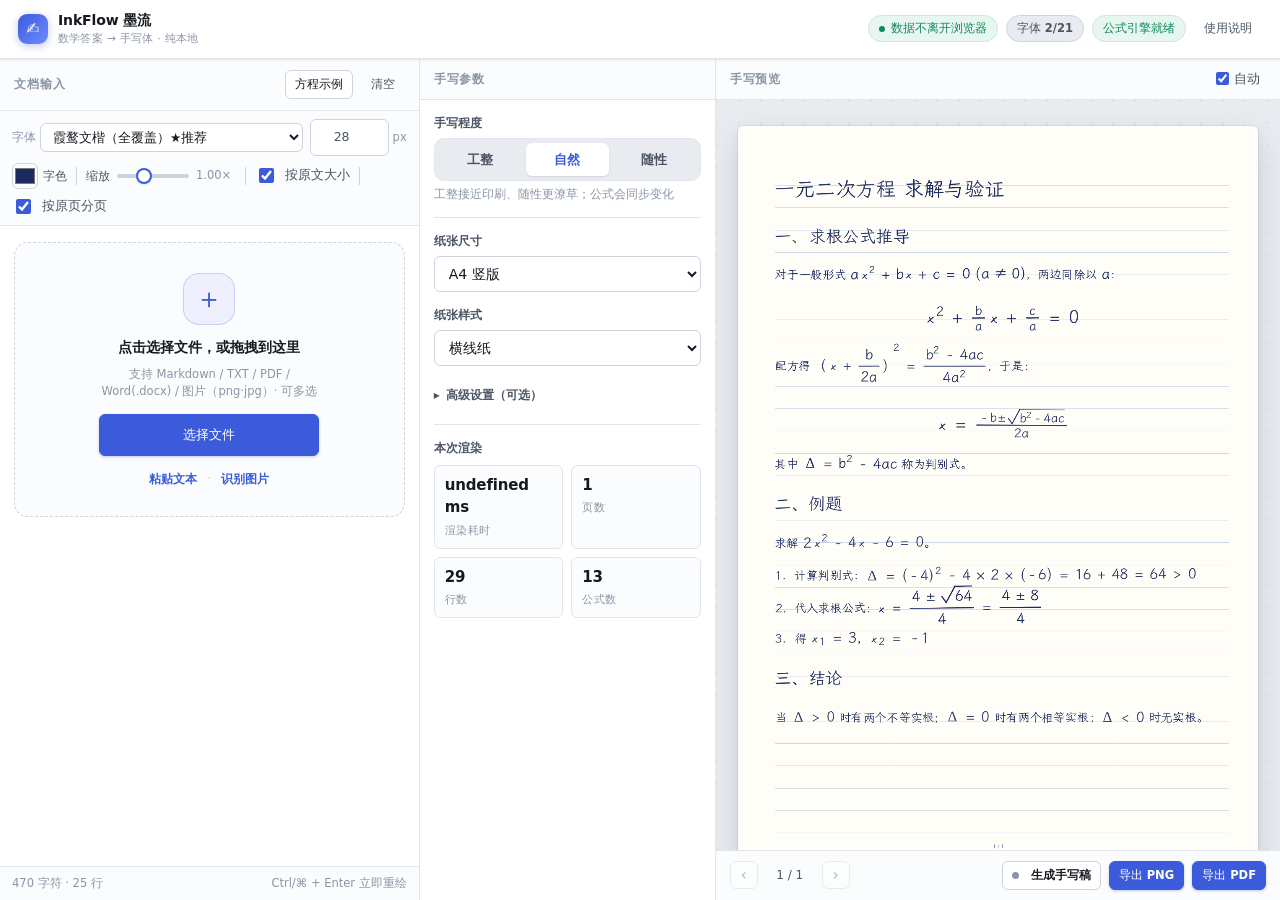
<file: index.html>
<!doctype html>
<html lang="zh-CN">
<head>
<meta charset="utf-8">
<meta name="viewport" content="width=device-width,initial-scale=1">
<title>InkFlow 墨流 · 数学答案转手写体</title>
<meta name="description" content="把数学/学科答案文档一键转成逼真手写体。纯浏览器本地处理，不上传、不存储、刷新即清空。">
<link rel="stylesheet" href="css/style.css">
</head>
<body>
<div class="app">

  <!-- ============ 顶栏 ============ -->
  <header class="topbar">
    <div class="brand">
      <span class="logo" aria-hidden="true">✍</span>
      <span>InkFlow 墨流<small>数学答案 → 手写体 · 纯本地</small></span>
    </div>
    <div class="badges">
      <span class="badge ok" title="本页不发起任何网络请求，不写入本地存储"><span class="dot"></span>数据不离开浏览器</span>
      <span class="badge neutral" id="fontBadge">字体加载中…</span>
      <span class="badge neutral" id="mathBadge">公式引擎加载中…</span>
      <button class="btn ghost sm" id="showHelp" type="button">使用说明</button>
    </div>
  </header>

  <div class="main">

    <!-- ============ 左：输入 ============ -->
    <section class="col" id="dropzone">
      <div class="col-head">
        <h2>文档输入</h2>
        <div class="btn-row" style="margin-left:auto">
          <button class="btn sm" id="loadDemo" type="button">方程示例</button>
          <button class="btn sm ghost" id="clearAll" type="button">清空</button>
        </div>
      </div>

      <!-- WPS 式工具栏（对应「开始」选项卡）：两行分组，整齐不溢出 -->
      <div class="input-toolbar">
        <div class="tb-row">
          <span class="font-field" id="fontField">
            <span class="font-lbl">字体</span>
            <select id="fontUnify" class="font-select" aria-label="手写字体" title="全篇（中文 / 英文 / 数字 / 公式）同一款手写字体；字号仍按原文层级"></select>
          </span>
          <label class="tool-size" title="字号">
            <input type="number" id="fontSize" class="font-size-input" min="12" max="96" step="1" value="28" aria-label="字号">
            <span class="tool-size-unit">px</span>
          </label>
        </div>
        <div class="tb-row">
          <label class="fmt-color" title="字色">
            <input type="color" id="textColor" value="#1b2a5e">
            <span>字色</span>
          </label>
          <span class="tool-sep" aria-hidden="true"></span>
          <label class="fmt-slider" title="文字缩放">
            <span>缩放</span>
            <input type="range" id="textScale" min="0.7" max="1.6" step="0.05" value="1">
            <output id="textScaleOut">1.00×</output>
          </label>
          <span class="tool-sep" aria-hidden="true"></span>
          <label class="checkline sfs-toggle" title="按 PDF / Word 原文的各级字号转写：标题大、正文中、脚注小；关闭则全文统一字号">
            <input type="checkbox" id="sizeFromSource" checked> 按原文大小
          </label>
          <span class="tool-sep" aria-hidden="true"></span>
          <label class="checkline sfs-toggle" title="多页 PDF / Word：右侧转写按原文档页码排序布局（每页从新纸张顶部开始）；关闭则多页内容连续排布">
            <input type="checkbox" id="pageAnchor" checked> 按原页分页
          </label>
        </div>
      </div>

      <div class="import-status" id="importStatus" hidden></div>

      <!-- 导入页：空态 = 拖放卡片；有文档 = 文档列表（可依次切换 + 继续添加） -->
      <div class="import-view" id="importView">

        <!-- 空态：尚无文档 -->
        <div class="dropzone-card" id="dropCard" role="button" tabindex="0"
             aria-label="点击选择文件，或把文件拖到这里">
          <div class="dropzone-ico" aria-hidden="true">＋</div>
          <div class="dropzone-title">点击选择文件，或拖拽到这里</div>
          <div class="dropzone-sub" id="importHint">支持 Markdown / TXT / PDF / Word(.docx) / 图片（png·jpg）· 可多选</div>
          <button class="btn primary dropzone-btn" id="importFile" type="button">选择文件</button>
          <div class="dropzone-actions">
            <button class="link-btn" id="importPaste" type="button">粘贴文本</button>
            <span class="dot-sep" aria-hidden="true">·</span>
            <button class="link-btn" id="importImage" type="button">识别图片</button>
          </div>
        </div>

        <!-- 列表态：已有文档（含批量队列） -->
        <div class="queue-panel" id="queuePanel" hidden>
          <div class="queue-head">
            <span class="queue-head-title">文档列表</span>
            <span class="queue-head-hint">已导入 <b id="queueCount">0</b> 篇 · 点某篇即可切换预览</span>
            <button class="btn sm primary queue-add" id="queueAdd" type="button" title="继续添加文件">＋ 添加</button>
          </div>
          <div class="queue-bar">
            <button class="btn sm primary" id="queueRun" type="button">全部转写</button>
            <button class="btn sm" id="queueStop" type="button" disabled>停止</button>
            <span class="import-sep" aria-hidden="true"></span>
            <label class="auto-toggle"><input type="checkbox" id="queueAll"> 全选</label>
            <button class="btn sm" id="queueExport" type="button">导出选中</button>
            <button class="btn sm ghost" id="queueClear" type="button">清空</button>
          </div>
          <div class="queue-progress" id="queueProgress" hidden>
            <div class="qbar"><span id="queueBarFill"></span></div>
            <div class="qhint" id="queueHint">—</div>
          </div>
          <ul class="queue-list" id="queueList" aria-label="待转写文档"></ul>
          <div class="drop-hint" id="dropHint">拖拽文件到此处可继续添加</div>
        </div>
      </div>

      <input type="file" id="fileInput" class="sr-only" multiple
             accept=".md,.markdown,.txt,.text,.pdf,.docx,.png,.jpg,.jpeg,.webp,.bmp">

      <!-- 文档信息（原编辑器位置；编辑器已移除，仅保留只读统计） -->
      <div class="doc-info">
        <span id="counts">0 字符 · 0 行</span>
        <span class="spacer"></span>
        <span class="doc-info-hint">Ctrl/⌘ + Enter 立即重绘</span>
      </div>
    </section>

    <!-- ============ 中：参数 ============ -->
    <section class="col">
      <div class="col-head"><h2>手写参数</h2></div>
      <div class="col-body">

        <!-- 手写程度：三档 -->
        <div class="field">
          <label>手写程度</label>
          <div class="seg" role="group" aria-label="手写程度">
            <button type="button" class="seg-btn" data-hand="neat" aria-pressed="false">工整</button>
            <button type="button" class="seg-btn" data-hand="normal" aria-pressed="true">自然</button>
            <button type="button" class="seg-btn" data-hand="casual" aria-pressed="false">随性</button>
          </div>
          <div class="hint">工整接近印刷、随性更潦草；公式会同步变化</div>
        </div>

        <div class="divider"></div>

        <div class="field">
          <label for="pageSize">纸张尺寸</label>
          <select id="pageSize">
            <option value="a4">A4 竖版</option>
            <option value="a4l">A4 横版</option>
            <option value="letter">Letter</option>
            <option value="square">方形</option>
          </select>
        </div>

        <div class="field">
          <label for="paper">纸张样式</label>
          <select id="paper">
            <option value="ruled">横线纸</option>
            <option value="plain">白纸</option>
            <option value="grid">方格纸</option>
            <option value="mi">米字格</option>
            <option value="kraft">牛皮纸</option>
            <option value="letter">信纸</option>
          </select>
        </div>

        <!-- 高级：默认折叠 -->
        <details class="adv">
          <summary>高级设置（可选）</summary>
          <div style="padding-top:10px">

            <div class="field">
              <label for="customFont">自定义字体</label>
              <input type="file" id="customFont" accept=".ttf,.otf,.woff,.woff2">
              <div class="hint" id="customFontHint">载入本机 ttf/otf 字体，仅本地读取</div>
            </div>

            <div class="field">
              <label for="lineHeight">行距</label>
              <input type="range" id="lineHeight" min="1.2" max="3.4" step="0.05" value="1.9">
              <div class="field-label"><span class="hint">相对字号的倍数</span><output id="lineHeightOut"></output></div>
            </div>

            <div class="field">
              <label for="letterSpacing">字距</label>
              <input type="range" id="letterSpacing" min="0" max="4" step="0.1" value="0.3">
              <div class="field-label"><span class="hint">额外字间距（px）</span><output id="letterSpacingOut"></output></div>
            </div>

            <div class="field">
              <label for="formulaScale">公式大小</label>
              <input type="range" id="formulaScale" min="0.7" max="1.7" step="0.05" value="1">
              <div class="field-label"><span class="hint">已按字体自动匹配，可再微调</span><output id="formulaScaleOut"></output></div>
            </div>

            <div class="field">
              <label for="inkColor">墨水颜色</label>
              <input type="color" id="inkColor" value="#1b2a5e">
            </div>

            <div class="field">
              <label for="inkAmount">墨量</label>
              <input type="range" id="inkAmount" min="0.3" max="1" step="0.01" value="0.93">
              <div class="field-label"><span class="hint">整体浓淡</span><output id="inkAmountOut"></output></div>
            </div>

            <div class="field">
              <label for="margin">页边距</label>
              <input type="range" id="margin" min="40" max="170" step="2" value="88">
              <div class="field-label"><span class="hint">四周留白</span><output id="marginOut"></output></div>
            </div>

            <div class="field">
              <label for="headerText">页眉文字</label>
              <input type="text" id="headerText" placeholder="如：第 3 次作业" maxlength="60">
            </div>
            <label class="checkline"><input type="checkbox" id="showHeader" checked> 显示页眉</label>
            <label class="checkline"><input type="checkbox" id="showDate"> 页眉右侧显示日期</label>
            <label class="checkline"><input type="checkbox" id="showFooter" checked> 显示页码</label>
            <label class="checkline"><input type="checkbox" id="showTotalPages" checked> 页码显示总页数</label>

            <div class="field" style="margin-top:10px">
              <label for="seed">随机种子</label>
              <div style="display:flex;gap:8px">
                <input type="number" id="seed" value="20240517" min="0" step="1">
                <button class="btn sm" id="reseed" type="button">换一批</button>
              </div>
              <div class="hint">同一种子 → 完全相同的排版</div>
            </div>

            <div class="divider"></div>
            <details class="adv" style="margin-top:4px">
              <summary>微调手写抖动</summary>
              <div style="padding-top:10px">
                <div class="field">
                  <label for="jitter">抖动强度</label>
                  <input type="range" id="jitter" min="0" max="4" step="0.05" value="1.1">
                  <div class="field-label"><span class="hint">每个字的位置随机偏移</span><output id="jitterOut"></output></div>
                </div>
                <div class="field">
                  <label for="rotateDeg">字形倾斜</label>
                  <input type="range" id="rotateDeg" min="0" max="3" step="0.05" value="0.55">
                  <div class="field-label"><span class="hint">单字旋转幅度</span><output id="rotateDegOut"></output></div>
                </div>
                <div class="field">
                  <label for="sizeVary">字号变化</label>
                  <input type="range" id="sizeVary" min="0" max="0.12" step="0.005" value="0.02">
                  <div class="field-label"><span class="hint">大小不一的自然感</span><output id="sizeVaryOut"></output></div>
                </div>
                <div class="field">
                  <label for="baselineDrift">基线漂移</label>
                  <input type="range" id="baselineDrift" min="0" max="4" step="0.1" value="0.7">
                  <div class="field-label"><span class="hint">整行上下起伏</span><output id="baselineDriftOut"></output></div>
                </div>
                <div class="field">
                  <label for="formulaHand">公式手写度</label>
                  <input type="range" id="formulaHand" min="0" max="1" step="0.05" value="0.5">
                  <div class="field-label"><span class="hint">公式字形的抖动幅度</span><output id="formulaHandOut"></output></div>
                </div>
              </div>
            </details>

          </div>
        </details>

        <div class="divider"></div>
        <div class="field-label" style="margin-bottom:8px">本次渲染</div>
        <div class="stats" id="stats"><div class="stat"><b>—</b><span>等待输入</span></div></div>

      </div>
    </section>

    <!-- ============ 右：预览 ============ -->
    <section class="col preview-col">
      <div class="col-head">
        <h2>手写预览</h2>
        <div class="head-actions" style="margin-left:auto">
          <span class="badge neutral" id="busy" style="display:none">渲染中…</span>
          <label class="auto-toggle" title="关闭后：改动参数不会自动重绘，需点「生成手写稿」">
            <input type="checkbox" id="autoRender" checked> 自动
          </label>
        </div>
      </div>

      <div class="preview-stage" id="stage"></div>
      <div class="preview-empty" id="empty">
        <div class="pe-ico" aria-hidden="true">📄</div>
        <div class="pe-title">还没有内容</div>
        <div class="pe-sub">在左侧导入文档，这里会实时出现手写效果</div>
        <div class="pe-hint">公式用 <code>$...$</code> 或 <code>$$...$$</code> 包裹</div>
      </div>

      <div class="preview-foot">
        <div class="pager" role="group" aria-label="翻页">
          <button class="icon-btn" id="prevPage" type="button" aria-label="上一页">‹</button>
          <span class="page-ind" id="pageInd">0 / 0</span>
          <button class="icon-btn" id="nextPage" type="button" aria-label="下一页">›</button>
        </div>
        <span class="spacer"></span>
        <button class="btn sm" id="regenerate" type="button" title="立即按当前参数重新生成（Ctrl/⌘ + Enter）">
          <span class="regen-dot" aria-hidden="true"></span>生成手写稿
        </button>
        <button class="btn sm primary" id="exportPng" type="button">导出 PNG</button>
        <button class="btn sm primary" id="exportPdf" type="button">导出 PDF</button>
      </div>
    </section>

  </div>
</div>

<div id="toasts" aria-live="polite"></div>
<div id="ocrHost" aria-hidden="true" style="position:absolute;left:-99999px;top:0;width:1px;height:1px;overflow:hidden"></div>

<!-- ============ 帮助 ============ -->
<dialog id="helpDlg">
  <div class="dlg-head">使用说明</div>
  <div class="dlg-body">
    <p><b>三步出结果</b></p>
    <p>1. 左侧导入 PDF / Word / 图片 / TXT / Markdown（可多选，也可整块拖入）；<br>
       2. 公式用 <code>$...$</code>（行内）或 <code>$$...$$</code>（独立成行）；<br>
       3. 右侧实时预览，满意后点「导出 PNG / PDF」。</p>
    <div class="divider"></div>
    <p><b>单篇与批量</b></p>
    <p>导入<b>一个</b>文件 → 直接出稿；导入<b>多个</b>文件 → 自动组成「批量队列」，逐个转写并缓存（不刷新即可随时点看），勾选后可一次批量导出。无需手动切换。</p>
    <div class="divider"></div>
    <p><b>按原文大小转写</b></p>
    <p>默认按 PDF / Word 里<b>原本的字号层级</b>转写：大标题更大、正文正常、脚注更小，而不是全文统一字号。想统一字号时，关闭左栏的「按原文大小」开关即可。</p>
    <div class="divider"></div>
    <p><b>字体（全篇统一）</b></p>
    <p>工具栏的<b>「字体」</b>下拉选一款手写字体，<b>中文、英文、数字、公式符号都用这一款</b>，全篇笔迹统一。字体都是中文字形与拉丁/数字字形兼顾的手写体；字号仍按原文层级（标题大、正文小），不受字体影响。</p>
    <div class="divider"></div>
    <p><b>支持哪些公式？</b></p>
    <p>由 MathJax 渲染，支持分数、根号、上下标、求和、积分、矩阵、希腊字母等几乎全部 LaTeX 数学语法。</p>
    <div class="divider"></div>
    <p><b>关于隐私</b></p>
    <p>本页<b>没有服务器</b>：所有计算都在你的浏览器里完成，内容不会上传，也不写入本地存储；关闭或刷新页面即彻底消失。</p>
    <div class="divider"></div>
    <p><b>小技巧</b></p>
    <p>· 想更「手写」一点：把<b>手写程度</b>调到「随性」，或调高<b>抖动强度</b>与<b>基线漂移</b>；<br>
       · 想更工整：手写程度选「工整」，再把抖动降到 0.3 以下；<br>
       · 字体默认 <b>Zen 圆珠笔手写</b>（推荐）；「字体」下拉里的每一款都同时覆盖中文与英文/数字，选一款即全篇统一；<br>
       · 公式会跟随所选字体一起手写化，字号已按层级自动匹配；<br>
       · 换随机种子可以得到完全不同的一版排版。</p>
  </div>
  <div class="dlg-foot"><button class="btn primary" id="helpClose" type="button">知道了</button></div>
</dialog>

<!-- ============ 脚本（全部本地，经典脚本以兼容 file://） ============ -->
<!-- 首屏只需：公式引擎 + 轻量本地模块。重型导入/OCR 组件按需懒加载，避免拖慢首屏。 -->
<script src="vendor/mathjax/tex-svg.js"></script>
<script src="js/loader.js"></script>
<script src="js/prng.js"></script>
<script src="js/parser.js"></script>
<script src="js/mathrender.js"></script>
<script src="js/paper.js"></script>
<script src="js/renderer.js"></script>
<script src="js/exporter.js"></script>
<script src="js/importers.js"></script>
<script src="js/queue.js"></script>
<script src="js/samples.js"></script>
<script src="js/app.js"></script>
</body>
</html>
</file>
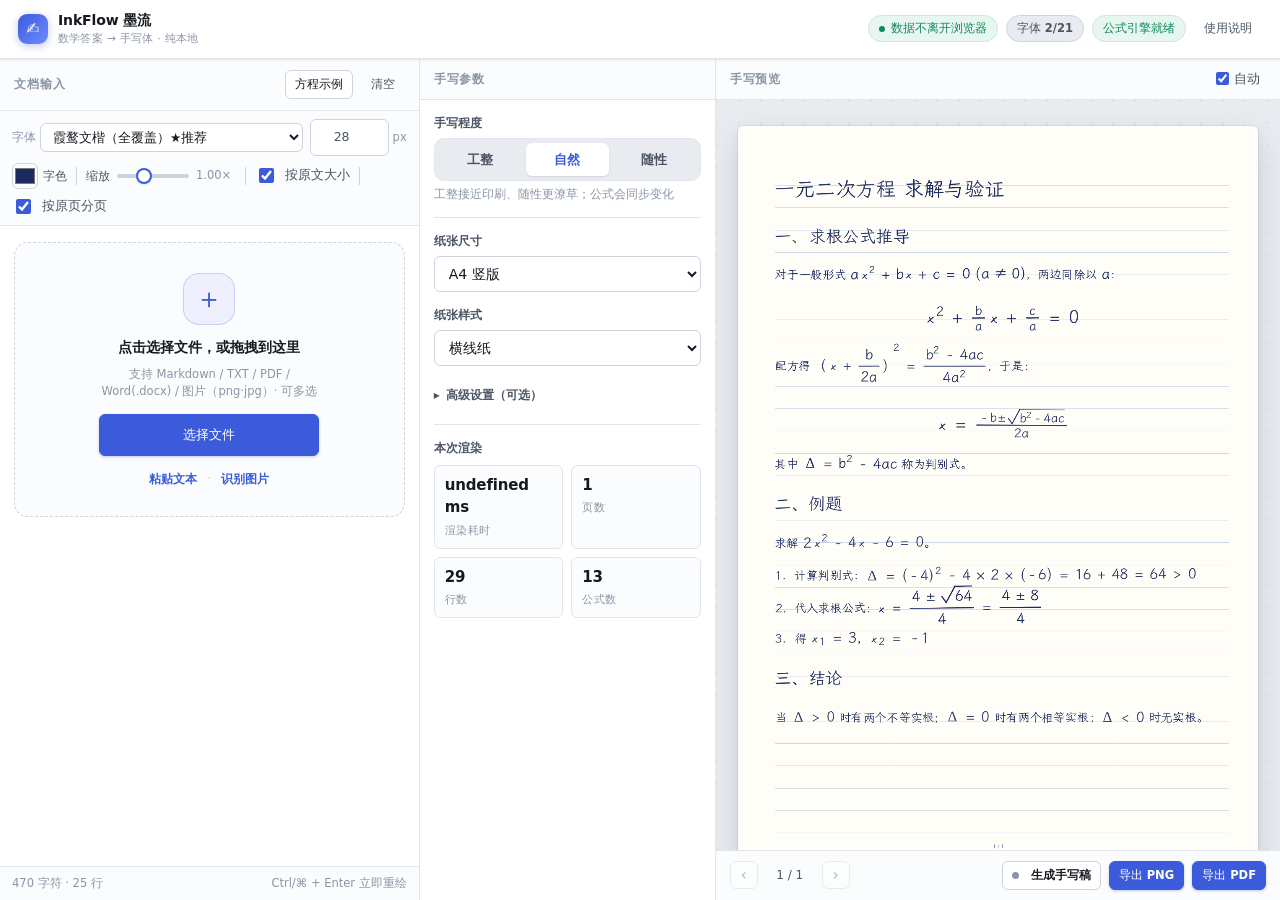
<file: tests/e2e.html>
<!doctype html>
<html lang="zh-CN">
<head>
<meta charset="utf-8">
<meta name="viewport" content="width=device-width,initial-scale=1">
<title>InkFlow 墨流 · 数学答案转手写体</title>
<meta name="description" content="把数学/学科答案文档一键转成逼真手写体。纯浏览器本地处理，不上传、不存储、刷新即清空。">
<script>
window.__NET = { fetch: 0, xhr: 0, beacon: 0, ws: 0 };
var _f = window.fetch; window.fetch = function(){ window.__NET.fetch++; return Promise.reject(new Error('blocked')); };
var _o = XMLHttpRequest.prototype.open; XMLHttpRequest.prototype.open = function(){ window.__NET.xhr++; return _o.apply(this, arguments); };
var _W = window.WebSocket; window.WebSocket = function(){ window.__NET.ws++; throw new Error('blocked'); };
window.__STORE = { local: 0, session: 0 };
['localStorage','sessionStorage'].forEach(function(k){ try { var sp=Object.getPrototypeOf(window[k]); var s=sp.setItem; sp.setItem=function(){ window.__STORE[k==='localStorage'?'local':'session']++; return s.apply(this,arguments); }; } catch(e){} });
window.__ERRORS = [];
window.addEventListener('error', function(e){ window.__ERRORS.push(String(e.message)); });
window.addEventListener('unhandledrejection', function(e){ window.__ERRORS.push('rej: '+String(e.reason)); });
window.__DOWNLOADS = [];
var _click = HTMLAnchorElement.prototype.click;
HTMLAnchorElement.prototype.click = function(){ if (this.download) window.__DOWNLOADS.push({ name: this.download }); };
var _disp = HTMLAnchorElement.prototype.dispatchEvent;
HTMLAnchorElement.prototype.dispatchEvent = function(ev){ if (this.download) window.__DOWNLOADS.push({ name: this.download }); return _disp.apply(this, arguments); };
</script>
<link rel="stylesheet" href="../css/style.css">
</head>
<body>
<div class="app">

  <!-- ============ 顶栏 ============ -->
  <header class="topbar">
    <div class="brand">
      <span class="logo" aria-hidden="true">✍</span>
      <span>InkFlow 墨流<small>数学答案 → 手写体 · 纯本地</small></span>
    </div>
    <div class="badges">
      <span class="badge ok" title="本页不发起任何网络请求，不写入本地存储"><span class="dot"></span>数据不离开浏览器</span>
      <span class="badge neutral" id="fontBadge">字体加载中…</span>
      <span class="badge neutral" id="mathBadge">公式引擎加载中…</span>
      <button class="btn ghost sm" id="showHelp" type="button">使用说明</button>
    </div>
  </header>

  <div class="main">

    <!-- ============ 左：输入 ============ -->
    <section class="col" id="dropzone">
      <div class="col-head">
        <h2>文档输入</h2>
        <div class="btn-row" style="margin-left:auto">
          <button class="btn sm" id="loadDemo" type="button">方程示例</button>
          <button class="btn sm ghost" id="clearAll" type="button">清空</button>
        </div>
      </div>

      <!-- WPS 式工具栏（对应「开始」选项卡）：两行分组，整齐不溢出 -->
      <div class="input-toolbar">
        <div class="tb-row">
          <span class="font-field" id="fontField">
            <span class="font-lbl">字体</span>
            <select id="fontUnify" class="font-select" aria-label="手写字体" title="全篇（中文 / 英文 / 数字 / 公式）同一款手写字体；字号仍按原文层级"></select>
          </span>
          <label class="tool-size" title="字号">
            <input type="number" id="fontSize" class="font-size-input" min="12" max="96" step="1" value="28" aria-label="字号">
            <span class="tool-size-unit">px</span>
          </label>
        </div>
        <div class="tb-row">
          <label class="fmt-color" title="字色">
            <input type="color" id="textColor" value="#1b2a5e">
            <span>字色</span>
          </label>
          <span class="tool-sep" aria-hidden="true"></span>
          <label class="fmt-slider" title="文字缩放">
            <span>缩放</span>
            <input type="range" id="textScale" min="0.7" max="1.6" step="0.05" value="1">
            <output id="textScaleOut">1.00×</output>
          </label>
          <span class="tool-sep" aria-hidden="true"></span>
          <label class="checkline sfs-toggle" title="按 PDF / Word 原文的各级字号转写">
            <input type="checkbox" id="sizeFromSource" checked> 按原文大小
          </label>
          <span class="tool-sep" aria-hidden="true"></span>
          <label class="checkline sfs-toggle" title="多页 PDF / Word：右侧转写按原文档页码排序布局">
            <input type="checkbox" id="pageAnchor" checked> 按原页分页
          </label>
        </div>
      </div>

      <div class="import-status" id="importStatus" hidden></div>

      <!-- 导入页：空态 = 拖放卡片；有文档 = 文档列表（可依次切换 + 继续添加） -->
      <div class="import-view" id="importView">
        <div class="dropzone-card" id="dropCard" role="button" tabindex="0"
             aria-label="点击选择文件，或把文件拖到这里">
          <div class="dropzone-ico" aria-hidden="true">＋</div>
          <div class="dropzone-title">点击选择文件，或拖拽到这里</div>
          <div class="dropzone-sub" id="importHint">支持 Markdown / TXT / PDF / Word(.docx) / 图片（png·jpg）· 可多选</div>
          <button class="btn primary dropzone-btn" id="importFile" type="button">选择文件</button>
          <div class="dropzone-actions">
            <button class="link-btn" id="importPaste" type="button">粘贴文本</button>
            <span class="dot-sep" aria-hidden="true">·</span>
            <button class="link-btn" id="importImage" type="button">识别图片</button>
          </div>
        </div>

        <!-- 列表态：已有文档（含批量队列） -->
        <div class="queue-panel" id="queuePanel" hidden>
          <div class="queue-head">
            <span class="queue-head-title">文档列表</span>
            <span class="queue-head-hint">已导入 <b id="queueCount">0</b> 篇 · 点某篇即可切换预览</span>
            <button class="btn sm primary queue-add" id="queueAdd" type="button" title="继续添加文件">＋ 添加</button>
          </div>
          <div class="queue-bar">
            <button class="btn sm primary" id="queueRun" type="button">全部转写</button>
            <button class="btn sm" id="queueStop" type="button" disabled>停止</button>
            <span class="import-sep" aria-hidden="true"></span>
            <label class="auto-toggle"><input type="checkbox" id="queueAll"> 全选</label>
            <button class="btn sm" id="queueExport" type="button">导出选中</button>
            <button class="btn sm ghost" id="queueClear" type="button">清空</button>
          </div>
          <div class="queue-progress" id="queueProgress" hidden>
            <div class="qbar"><span id="queueBarFill"></span></div>
            <div class="qhint" id="queueHint">—</div>
          </div>
          <ul class="queue-list" id="queueList" aria-label="待转写文档"></ul>
          <div class="drop-hint" id="dropHint">拖拽文件到此处可继续添加</div>
        </div>
      </div>

      <input type="file" id="fileInput" class="sr-only" multiple
             accept=".md,.markdown,.txt,.text,.pdf,.docx,.png,.jpg,.jpeg,.webp,.bmp">

      <!-- 文档信息（原编辑器位置，只读） -->
      <div class="doc-info">
        <span id="counts">0 字符 · 0 行</span>
        <span class="spacer"></span>
        <span class="doc-info-hint">Ctrl/⌘ + Enter 立即重绘</span>
      </div>
    </section>

    <!-- ============ 中：参数 ============ -->
    <section class="col">
      <div class="col-head"><h2>手写参数</h2></div>
      <div class="col-body">

        <!-- 手写程度：三档 -->
        <div class="field">
          <label>手写程度</label>
          <div class="seg" role="group" aria-label="手写程度">
            <button type="button" class="seg-btn" data-hand="neat" aria-pressed="false">工整</button>
            <button type="button" class="seg-btn" data-hand="normal" aria-pressed="true">自然</button>
            <button type="button" class="seg-btn" data-hand="casual" aria-pressed="false">随性</button>
          </div>
          <div class="hint">工整接近印刷、随性更潦草；公式会同步变化</div>
        </div>

        <div class="divider"></div>

        <div class="field">
          <label for="pageSize">纸张尺寸</label>
          <select id="pageSize">
            <option value="a4">A4 竖版</option>
            <option value="a4l">A4 横版</option>
            <option value="letter">Letter</option>
            <option value="square">方形</option>
          </select>
        </div>

        <div class="field">
          <label for="paper">纸张样式</label>
          <select id="paper">
            <option value="ruled">横线纸</option>
            <option value="plain">白纸</option>
            <option value="grid">方格纸</option>
            <option value="mi">米字格</option>
            <option value="kraft">牛皮纸</option>
            <option value="letter">信纸</option>
          </select>
        </div>

        <!-- 高级：默认折叠 -->
        <details class="adv">
          <summary>高级设置（可选）</summary>
          <div style="padding-top:10px">

            <div class="field">
              <label for="customFont">自定义字体</label>
              <input type="file" id="customFont" accept=".ttf,.otf,.woff,.woff2">
              <div class="hint" id="customFontHint">载入本机 ttf/otf 字体，仅本地读取</div>
            </div>

            <div class="field">
              <label for="lineHeight">行距</label>
              <input type="range" id="lineHeight" min="1.2" max="3.4" step="0.05" value="1.9">
              <div class="field-label"><span class="hint">相对字号的倍数</span><output id="lineHeightOut"></output></div>
            </div>

            <div class="field">
              <label for="letterSpacing">字距</label>
              <input type="range" id="letterSpacing" min="0" max="4" step="0.1" value="0.3">
              <div class="field-label"><span class="hint">额外字间距（px）</span><output id="letterSpacingOut"></output></div>
            </div>

            <div class="field">
              <label for="formulaScale">公式大小</label>
              <input type="range" id="formulaScale" min="0.7" max="1.7" step="0.05" value="1">
              <div class="field-label"><span class="hint">已按字体自动匹配，可再微调</span><output id="formulaScaleOut"></output></div>
            </div>

            <div class="field">
              <label for="inkColor">墨水颜色</label>
              <input type="color" id="inkColor" value="#1b2a5e">
            </div>

            <div class="field">
              <label for="inkAmount">墨量</label>
              <input type="range" id="inkAmount" min="0.3" max="1" step="0.01" value="0.93">
              <div class="field-label"><span class="hint">整体浓淡</span><output id="inkAmountOut"></output></div>
            </div>

            <div class="field">
              <label for="margin">页边距</label>
              <input type="range" id="margin" min="40" max="170" step="2" value="88">
              <div class="field-label"><span class="hint">四周留白</span><output id="marginOut"></output></div>
            </div>

            <div class="field">
              <label for="headerText">页眉文字</label>
              <input type="text" id="headerText" placeholder="如：第 3 次作业" maxlength="60">
            </div>
            <label class="checkline"><input type="checkbox" id="showHeader" checked> 显示页眉</label>
            <label class="checkline"><input type="checkbox" id="showDate"> 页眉右侧显示日期</label>
            <label class="checkline"><input type="checkbox" id="showFooter" checked> 显示页码</label>
            <label class="checkline"><input type="checkbox" id="showTotalPages" checked> 页码显示总页数</label>

            <div class="field" style="margin-top:10px">
              <label for="seed">随机种子</label>
              <div style="display:flex;gap:8px">
                <input type="number" id="seed" value="20240517" min="0" step="1">
                <button class="btn sm" id="reseed" type="button">换一批</button>
              </div>
              <div class="hint">同一种子 → 完全相同的排版</div>
            </div>

            <div class="divider"></div>
            <details class="adv" style="margin-top:4px">
              <summary>微调手写抖动</summary>
              <div style="padding-top:10px">
                <div class="field">
                  <label for="jitter">抖动强度</label>
                  <input type="range" id="jitter" min="0" max="4" step="0.05" value="1.1">
                  <div class="field-label"><span class="hint">每个字的位置随机偏移</span><output id="jitterOut"></output></div>
                </div>
                <div class="field">
                  <label for="rotateDeg">字形倾斜</label>
                  <input type="range" id="rotateDeg" min="0" max="3" step="0.05" value="0.55">
                  <div class="field-label"><span class="hint">单字旋转幅度</span><output id="rotateDegOut"></output></div>
                </div>
                <div class="field">
                  <label for="sizeVary">字号变化</label>
                  <input type="range" id="sizeVary" min="0" max="0.12" step="0.005" value="0.02">
                  <div class="field-label"><span class="hint">大小不一的自然感</span><output id="sizeVaryOut"></output></div>
                </div>
                <div class="field">
                  <label for="baselineDrift">基线漂移</label>
                  <input type="range" id="baselineDrift" min="0" max="4" step="0.1" value="0.7">
                  <div class="field-label"><span class="hint">整行上下起伏</span><output id="baselineDriftOut"></output></div>
                </div>
                <div class="field">
                  <label for="formulaHand">公式手写度</label>
                  <input type="range" id="formulaHand" min="0" max="1" step="0.05" value="0.5">
                  <div class="field-label"><span class="hint">公式字形的抖动幅度</span><output id="formulaHandOut"></output></div>
                </div>
              </div>
            </details>

          </div>
        </details>

        <div class="divider"></div>
        <div class="field-label" style="margin-bottom:8px">本次渲染</div>
        <div class="stats" id="stats"><div class="stat"><b>—</b><span>等待输入</span></div></div>

      </div>
    </section>

    <!-- ============ 右：预览 ============ -->
    <section class="col preview-col">
      <div class="col-head">
        <h2>手写预览</h2>
        <div class="head-actions" style="margin-left:auto">
          <span class="badge neutral" id="busy" style="display:none">渲染中…</span>
          <label class="auto-toggle" title="关闭后：改动参数不会自动重绘，需点「生成手写稿」">
            <input type="checkbox" id="autoRender" checked> 自动
          </label>
        </div>
      </div>

      <div class="preview-stage" id="stage"></div>
      <div class="preview-empty" id="empty">
        <div class="pe-ico" aria-hidden="true">📄</div>
        <div class="pe-title">还没有内容</div>
        <div class="pe-sub">在左侧导入或编辑文档，这里会实时出现手写效果</div>
        <div class="pe-hint">公式用 <code>$...$</code> 或 <code>$$...$$</code> 包裹</div>
      </div>

      <div class="preview-foot">
        <div class="pager" role="group" aria-label="翻页">
          <button class="icon-btn" id="prevPage" type="button" aria-label="上一页">‹</button>
          <span class="page-ind" id="pageInd">0 / 0</span>
          <button class="icon-btn" id="nextPage" type="button" aria-label="下一页">›</button>
        </div>
        <span class="spacer"></span>
        <button class="btn sm" id="regenerate" type="button" title="立即按当前参数重新生成（Ctrl/⌘ + Enter）">
          <span class="regen-dot" aria-hidden="true"></span>生成手写稿
        </button>
        <button class="btn sm primary" id="exportPng" type="button">导出 PNG</button>
        <button class="btn sm primary" id="exportPdf" type="button">导出 PDF</button>
      </div>
    </section>

  </div>
</div>

<div id="toasts" aria-live="polite"></div>
<div id="ocrHost" aria-hidden="true" style="position:absolute;left:-99999px;top:0;width:1px;height:1px;overflow:hidden"></div>

<!-- ============ 帮助 ============ -->
<dialog id="helpDlg">
  <div class="dlg-head">使用说明</div>
  <div class="dlg-body">
    <p><b>三步出结果</b></p>
    <p>1. 左侧切到「编辑」，直接输入 Markdown，或点「导入文件 / 识别图片」导入 PDF / Word / 图片 / TXT；<br>
       2. 公式用 <code>$...$</code>（行内）或 <code>$...$</code>（独立成行）；<br>
       3. 右侧实时预览，满意后点「导出 PNG / PDF」。左侧「预览」可只读查看原文。</p>
    <div class="divider"></div>
    <p><b>单篇 / 批量</b></p>
    <p>左栏工具栏右侧可切「单篇 / 批量」：单篇即时出稿；批量把多个文件排队，逐个转写并缓存（不刷新即可随时点看），勾选后可一次批量导出。</p>
    <div class="divider"></div>
    <p><b>支持哪些公式？</b></p>
    <p>由 MathJax 渲染，支持分数、根号、上下标、求和、积分、矩阵、希腊字母等几乎全部 LaTeX 数学语法。</p>
    <div class="divider"></div>
    <p><b>关于隐私</b></p>
    <p>本页<b>没有服务器</b>：所有计算都在你的浏览器里完成，内容不会上传，也不写入本地存储；关闭或刷新页面即彻底消失。</p>
    <div class="divider"></div>
    <p><b>小技巧</b></p>
    <p>· 想更「手写」一点：把<b>手写程度</b>调到「随性」，或调高<b>抖动强度</b>与<b>基线漂移</b>；<br>
       · 想更工整：手写程度选「工整」，再把抖动降到 0.3 以下；<br>
       · 中文字体默认 <b>Zen 圆珠笔手写</b>（推荐），英文默认 <b>Caveat</b>，中英可分别挑选；<br>
       · 公式会跟随所选字体一起手写化，字号已按层级自动匹配；<br>
       · 换随机种子可以得到完全不同的一版排版。</p>
  </div>
  <div class="dlg-foot"><button class="btn primary" id="helpClose" type="button">知道了</button></div>
</dialog>

<!-- ============ 脚本（全部本地，经典脚本以兼容 file://） ============ -->
<script src="../vendor/jspdf.umd.min.js"></script>
<script src="../vendor/mathjax/tex-svg.js"></script>
<script src="../vendor/mammoth.browser.min.js"></script>
<script src="../vendor/pdf.min.js"></script>
<script src="../vendor/tesseract.min.js"></script>
<script src="../js/prng.js"></script>
<script src="../js/parser.js"></script>
<script src="../js/mathrender.js"></script>
<script src="../js/paper.js"></script>
<script src="../js/renderer.js"></script>
<script src="../js/exporter.js"></script>
<script src="../js/importers.js"></script>
<script src="../js/queue.js"></script>
<script src="../js/samples.js"></script>
<script src="../js/app.js"></script>
<script>
(function(){
  function sleep(ms){ return new Promise(function(r){ setTimeout(r, ms); }); }
  function waitFor(fn, ms, label){ return new Promise(function(res, rej){
      var t0=Date.now(); (function p(){ if(fn()) return res(true); if(Date.now()-t0>ms) return rej(new Error("timeout: "+label)); setTimeout(p,80); })();
  }); }
  var R = [];
  function t(n, fn){ return Promise.resolve().then(fn).then(function(d){ R.push({name:n, pass:true, detail:d||""}); })
    .catch(function(e){ R.push({name:n, pass:false, detail:String(e && e.message || e)}); }); }
  var $ = function(id){ return document.getElementById(id); };
  function inkOf(cv){ var d=cv.getContext("2d").getImageData(0,0,cv.width,cv.height).data; var n=0; for(var i=0;i<d.length;i+=4*37) if(d[i]<200) n++; return n; }
  function hashAll(cv){ var d=cv.getContext("2d").getImageData(0,0,cv.width,cv.height).data; var h=2166136261; for(var i=0;i<d.length;i+=4*11){ h^=d[i]; h=Math.imul(h,16777619);} return h>>>0; }

  window.__E2E = (async function(){
    await t("启动：应用初始化完成", async function(){
      await waitFor(function(){ return window.InkApp && document.fonts.check('30px "LXGW WenKai"'); }, 45000, "fonts");
      await waitFor(function(){ return document.querySelector("canvas"); }, 45000, "first render");
      return "字体与首次渲染就绪";
    });

    await t("默认值：中文毛笔字体 / 28px / 行距1.9 / 手写度50% / 自然档", function(){
      if ($("fontUnify").value !== "lxgw") throw new Error("fontUnify=" + $("fontUnify").value);
      if (document.querySelector('[data-hand][aria-pressed="true"]').getAttribute("data-hand") !== "normal") throw new Error("hand not normal");
      if ($("fontSize").value !== "28") throw new Error("fontSize=" + $("fontSize").value);
      if ($("lineHeight").value !== "1.9") throw new Error("lineHeight=" + $("lineHeight").value);
      if ($("formulaHand").value !== "0.5") throw new Error("formulaHand=" + $("formulaHand").value);
      return "zenkurenaido / 28px / 1.9 / 50%";
    });

    await t("字体：首屏只加载默认款（不预取全部），按需加载后可齐全", async function(){
      /* 首屏只加载默认中英各一款（LXGW + Caveat 常规/粗体 = 3 款）→ 徽标远小于 21，不再首访拉 21 款 */
      await sleep(1500);
      var bootTxt = $("fontBadge").textContent;
      var m = bootTxt.match(/(\d+)\s*\/\s*21/);
      if (!m) throw new Error("徽标格式异常：" + bootTxt);
      if (Number(m[1]) >= 21) throw new Error("首屏不应预取全部字体：" + bootTxt);
      if ($("mathBadge").textContent.indexOf("就绪") < 0) throw new Error($("mathBadge").textContent);
      /* 显式加载全部字体（模拟逐款预览 / 测试需要）→ 21/21 */
      await InkApp.ensureAllFonts();
      for (var j = 0; j < 40 && !/21\s*\/\s*21/.test($("fontBadge").textContent); j++) await sleep(250);
      if (!/21\/21|21 \/ 21/.test($("fontBadge").textContent)) throw new Error("按需加载后：" + $("fontBadge").textContent);
      return "首屏 " + bootTxt + " → 按需加载后 " + $("fontBadge").textContent;
    });

    await t("字体下拉：单一「字体」下拉，覆盖全部中文手写字体", function(){
      function opts(id){ return [].map.call($(id).options, function(o){ return o.value; }); }
      var f = opts("fontUnify");
      /* 12 款内置中文手写字体（含拉丁+数字）必须齐全 */
      ["lxgw","zenkurenaido","mplusround","pottaone","zenmaru","yomogi","mashanzheng","kleeone","longcang","zhimangxing","liujianmaocao","kai"].forEach(function(v){
        if (f.indexOf(v) < 0) throw new Error("missing " + v); });
      /* 纯拉丁字体不含中文字形 → 不应出现（否则中文会回退成印刷体） */
      ["caveat","patrick","indie","kalam","rocksalt"].forEach(function(v){
        if (f.indexOf(v) >= 0) throw new Error("纯拉丁字体不应出现: " + v); });
      if (f.length < 12) throw new Error("count " + f.length);
      return "字体下拉 " + f.length + " 款（均为中英文兼顾）";
    });

    await t("字体：换字体改变输出（全篇同一款）", async function(){
      $("fontUnify").value = "zenkurenaido"; $("fontUnify").dispatchEvent(new Event("change", {bubbles:true}));
      await sleep(2000);
      var a = hashAll(document.querySelector("canvas"));
      $("fontUnify").value = "mashanzheng"; $("fontUnify").dispatchEvent(new Event("change", {bubbles:true}));
      await sleep(2400);
      var b = hashAll(document.querySelector("canvas"));
      $("fontUnify").value = "zenkurenaido"; $("fontUnify").dispatchEvent(new Event("change", {bubbles:true}));
      await sleep(2000);
      if (a === b) throw new Error("换字体未改变输出");
      return "zenkurenaido → mashanzheng → 输出不同";
    });

    await t("字体：全篇同一款（中文/英文/数字/公式都用所选字体）", function(){
      var on = { unify: true, unifyKey: "mashanzheng" };
      ["中","文","A","z","7","3"].forEach(function(ch){
        if (window.InkRender.fontKeyFor(ch, on) !== "mashanzheng") throw new Error("字符 " + ch + " 未用所选字体");
      });
      var fams = window.InkRender.mathFontsOf(on);
      if (fams[0] !== "MaShanZheng") throw new Error("公式字体链首项=" + fams[0]);
      return "中/英/数字/公式均用 mashanzheng";
    });

    await t("面板：空态拖放卡片 ↔ 有文档列表（可切换 + 继续添加）", async function(){
      function vis(id){ var el = $(id); return el && el.getBoundingClientRect().height > 0 && getComputedStyle(el).display !== "none"; }
      window.InkQueue.clearAll(); await sleep(150);
      if (!vis("importView")) throw new Error("应常驻导入页");
      if ($("editorWrap") || $("tabEdit") || $("tabImport") || $("inputTabs")) throw new Error("编辑器 / 输入页签应已移除");
      if ($("modeSingle") || $("modeQueue") || $("queueTools")) throw new Error("单篇/批量切换按钮应已移除");
      /* 空队列：只显示拖放卡片，不显示列表 */
      if (!vis("dropCard")) throw new Error("空队列应显示拖放卡片");
      if (vis("queuePanel")) throw new Error("空队列不该显示列表");
      /* 一次导入 2 篇（多选）→ 卡片换成文档列表 */
      await window.InkImport.handleFiles([new File(["$a^2$"], "a.md"), new File(["$b^2$"], "b.md")]);
      await sleep(400);
      if (!vis("importView")) throw new Error("批量导入后应在导入页");
      if (vis("dropCard")) throw new Error("有文档后拖放卡片应让位给列表");
      if (!vis("queuePanel")) throw new Error("导入 ≥2 篇后应显示文档列表");
      if (document.querySelectorAll("#queueList li").length !== 2) throw new Error("列表应有 2 篇");
      if (!$("queueAdd")) throw new Error("列表应有「＋ 添加」按钮");
      if (!$("dropHint")) throw new Error("列表应有拖拽继续添加提示");
      /* 点第 1 篇 → 可切换预览（active 高亮） */
      document.querySelector("#queueList li").click(); await sleep(150);
      if (document.querySelectorAll("#queueList li.active").length !== 1) throw new Error("点某篇应高亮为当前预览");
      /* 清空 → 回到空态卡片 */
      window.InkQueue.clearAll(); await sleep(250);
      if (!vis("dropCard")) throw new Error("清空后应回到拖放卡片");
      if (vis("queuePanel")) throw new Error("清空后不该再显示列表");
      return "空态卡片 ↔ 文档列表（切换 + 添加）";
    });

    await t("视图：左栏工具栏含字体 / 字号 / 字色，无「编辑」页签", async function(){
      if ($("tabImport") || $("tabEdit") || $("inputTabs")) throw new Error("输入页签应已移除");
      if (!$("fontSize") || $("fontSize").type !== "number") throw new Error("字号应为数字输入框而非滑杆");
      if (!$("textColor")) throw new Error("缺字色控件");
      if (!$("fontUnify")) throw new Error("缺字体下拉");
      if ($("fontCJK") || $("fontLat")) throw new Error("中英双下拉应已合并为单一「字体」下拉");
      if ($("unifyFont") || $("unifyWrap")) throw new Error("「统一笔迹」开关应已移除（默认即统一）");
      if (!$("sizeFromSource")) throw new Error("缺「按原文大小」开关");
      if (!$("pageAnchor")) throw new Error("缺「按原页分页」开关");
      /* 「字体」下拉必须带可见标签 */
      function lblOf(sel){ var f = sel.closest(".font-field"); var l = f && f.querySelector(".font-lbl"); return l ? l.textContent.trim() : ""; }
      if (lblOf($("fontUnify")) !== "字体") throw new Error("字体下拉缺少可见「字体」标签");
      return "工具栏完整，单一「字体」下拉带可见标签";
    });

    await t("导入：单篇进列表并出稿；多篇追加（可依次切换）", async function(){
      if ($("modeSingle") || $("modeQueue") || $("queueTools")) throw new Error("单篇/批量切换按钮应已移除");
      window.InkQueue.clearAll(); await sleep(150);
      /* 单篇 → 进入左栏列表 + 右侧直接出稿 */
      await window.InkImport.handleFiles([new File(["# 大标题\n\n正文内容 abc 123，公式 $x=1$。"], "one.md")]);
      await sleep(400);
      if (window.InkQueue.items().length !== 1) throw new Error("单篇应进入列表");
      if (document.querySelectorAll("#queueList li").length !== 1) throw new Error("列表应有 1 篇");
      if (!$("dropCard").hidden) throw new Error("有文档后拖放卡片应让位");
      /* 渲染是异步的（MathJax + 字体就绪），轮询等待出稿 */
      var cv = null, ink = 0;
      for (var w = 0; w < 12; w++) {
        await sleep(500);
        cv = document.querySelector("canvas");
        ink = cv ? inkOf(cv) : 0;
        if (ink >= 10) break;
      }
      if (!cv || ink < 10) throw new Error("单篇未出稿 (ink=" + ink + ")");
      /* 多篇 → 追加进同一列表（可依次切换） */
      await window.InkImport.handleFiles([new File(["$a$"], "a.md"), new File(["$b$"], "b.md")]);
      await sleep(500);
      if (window.InkQueue.items().length !== 3) throw new Error("多篇应追加进列表，实际 " + window.InkQueue.items().length);
      if (document.querySelectorAll("#queueList li").length !== 3) throw new Error("列表应有 3 篇");
      document.querySelectorAll("#queueList li")[2].click(); await sleep(200);
      if (document.querySelectorAll("#queueList li.active").length !== 1) throw new Error("点某篇应高亮为当前预览");
      window.InkQueue.clearAll(); await sleep(150);
      return "单篇进列表出稿 / 多篇追加 / 可切换";
    });

    await t("队列：多文档排队转写 + 缓存 + 批量导出可选", async function(){
      var Q = window.InkQueue;
      Q.clearAll();
      Q.add("几何.md", "text", "$\\because\\ \\angle A=45^\\circ$，$\\triangle ABC\\cong\\triangle DEF$。");
      Q.add("例题.md", "text", "$x=\\frac{-b\\pm\\sqrt{b^2-4ac}}{2a}$");
      Q.add("空.md", "text", "");
      await sleep(200);
      if (document.querySelectorAll("#queueList li").length !== 3) throw new Error("列表项数不对");
      if (Q.counts().error !== 1) throw new Error("空文档应为 error，实际 " + JSON.stringify(Q.counts()));
      await Q.runAll(function(){ return window.InkApp.toSettings(); });
      await sleep(400);
      var c = Q.counts();
      if (c.done !== 2) throw new Error("应完成 2 篇，实际 " + JSON.stringify(c));
      var st = [].map.call(document.querySelectorAll("#queueList .q-status"), function(n){ return n.className; });
      if (!st.some(function(s){ return s.indexOf("done") >= 0; })) throw new Error("缺少完成徽标");
      if (!st.some(function(s){ return s.indexOf("error") >= 0; })) throw new Error("缺少失败徽标");
      /* 缓存：参数未变时二次转写不应重绘 */
      var pagesRef = Q.items()[0].layout;
      await Q.renderOne(Q.items()[0], window.InkApp.toSettings(), false);
      if (Q.items()[0].layout !== pagesRef) throw new Error("缓存未命中，重复渲染了");
      /* 勾选与批量导出集合 */
      if (Q.checked().length !== 2) throw new Error("勾选数应为 2，实际 " + Q.checked().length);
      var totalPages = Q.checked().reduce(function (n, it) { return n + it.layout.pages.length; }, 0);
      if (totalPages < 2) throw new Error("合并页数不足");
      Q.clearAll();
      await sleep(200);
      return "2 完成 / 1 失败 / 缓存命中 / 勾选 2";
    });

    await t("交互：按原文大小转写生效（开 / 关输出不同）", async function(){
      var mk = window.InkParser.szMark;
      var doc = mk(180) + "大标题\n\n" + mk(100) + "正文内容若干\n\n" + mk(70) + "脚注小字";
      function inkNow(){ var c=document.querySelector("canvas"); return c?inkOf(c):0; }
      window.InkApp.state.sizeFromSource = true;
      window.InkApp.loadDocText(doc);
      for (var w=0; w<12 && inkNow()<10; w++) await sleep(500);
      var cv1 = document.querySelector("canvas"); if (!cv1) throw new Error("no canvas");
      if (inkOf(cv1) < 10) throw new Error("blank ink=" + inkOf(cv1));
      var h1 = hashAll(cv1);
      window.InkApp.state.sizeFromSource = false;
      window.InkApp.loadDocText(doc);
      for (var w2=0; w2<12 && inkNow()<10; w2++) await sleep(500);
      await sleep(300);
      var h2 = hashAll(document.querySelector("canvas"));
      if (h1 === h2) throw new Error("「按原文大小」开关未改变输出");
      /* 还原 */
      window.InkApp.state.sizeFromSource = true;
      if ($("sizeFromSource")) $("sizeFromSource").checked = true;
      window.InkApp.loadDocText(window.InkSamples.equation);
      await sleep(1500);
      return "按原文大小 开/关 → 输出不同";
    });

    await t("分页：多页 PDF/Word 按原页码排序布局（锚定，可开关）", async function(){
      var mk = window.InkParser.pgMark;
      /* 3 个原页，每页仅 2 行短内容：连续排布会压成 1 页；锚定后应为 3 页 */
      var doc = mk(1)+"第一页 内容甲\n第一页 内容乙\n\n" + mk(2)+"第二页 内容丙\n第二页 内容丁\n\n" + mk(3)+"第三页 内容戊\n第三页 内容己";
      var marks = window.InkParser.pageMarks(doc);
      if (marks.join(",") !== "1,2,3") throw new Error("分页标记序列异常：" + marks.join(","));
      window.InkApp.state.pageAnchor = true;
      window.InkApp.loadDocText(doc);
      var cv0 = null;
      for (var w=0; w<14; w++){ await sleep(500); cv0 = document.querySelector("canvas"); if (cv0 && inkOf(cv0)>10) break; }
      /* 渲染页数：通过 pageInd 文本读取 "1 / N" */
      var ind = ($("pageInd") ? $("pageInd").textContent : "");
      var n1 = parseInt((ind.split("/")[1]||"0").trim(), 10);
      if (n1 !== 3) throw new Error("锚定后应 3 页，实际 " + n1 + "（ind=" + ind + "）");
      /* 关闭锚定 → 连续排布 → 1 页 */
      window.InkApp.state.pageAnchor = false;
      window.InkApp.loadDocText(doc);
      await sleep(2000);
      var ind2 = ($("pageInd") ? $("pageInd").textContent : "");
      var n2 = parseInt((ind2.split("/")[1]||"0").trim(), 10);
      if (n2 !== 1) throw new Error("关闭锚定后应 1 页，实际 " + n2 + "（ind=" + ind2 + "）");
      /* 还原 */
      window.InkApp.state.pageAnchor = true;
      if ($("pageAnchor")) $("pageAnchor").checked = true;
      window.InkApp.loadDocText(window.InkSamples.equation);
      await sleep(1200);
      return "锚定 3 页 / 关闭 1 页";
    });

    await t("交互：全部字体逐一渲染", async function(){
      await InkApp.ensureAllFonts();   /* 按需模式下先备齐，逐款切换才测的是真字体 */
      var fonts = [].map.call($("fontUnify").options, function(o){ return o.value; });
      for (var i=0;i<fonts.length;i++){
        $("fontUnify").value = fonts[i]; $("fontUnify").dispatchEvent(new Event("change", {bubbles:true}));
        await sleep(600);
        var cv = document.querySelector("canvas");
        if (!cv || inkOf(cv) < 15) throw new Error("blank for " + fonts[i]);
      }
      $("fontUnify").value = "zenkurenaido"; $("fontUnify").dispatchEvent(new Event("change", {bubbles:true}));
      await sleep(600);
      return fonts.length + " 种全部成功";
    });

    await t("交互：手写程度三档改变输出", async function(){
      $("fontUnify").value = "zenkurenaido"; $("fontUnify").dispatchEvent(new Event("change", {bubbles:true}));
      await sleep(600);
      document.querySelector('[data-hand="neat"]').click(); await sleep(1000);
      var a = hashAll(document.querySelector("canvas"));
      document.querySelector('[data-hand="casual"]').click(); await sleep(1000);
      var b = hashAll(document.querySelector("canvas"));
      if (a === b) throw new Error("hand level had no effect (" + a + ")");
      if (document.querySelector('[data-hand][aria-pressed="true"]').getAttribute("data-hand") !== "casual") throw new Error("aria-pressed not updated");
      return "工整 → 随性 输出不同";
    });

    await t("结构：三栏均在 .main 内且无横向溢出", function(){
      var main = document.querySelector(".main");
      if (!main) throw new Error("no .main");
      var kids = [].slice.call(main.children);
      if (kids.length !== 3) throw new Error(".main 子元素应为 3 个，实际 " + kids.length + "（HTML 结构可能被多余的闭合标签破坏）");
      var names = kids.map(function(k){ return k.className; }).join(" / ");
      if (!/preview-col/.test(names)) throw new Error("preview-col 不在 .main 内: " + names);
      var inputs = [].slice.call(document.querySelectorAll(".main > .col"));
      if (inputs.length !== 3) throw new Error("直接子级 .col 应为 3 个，实际 " + inputs.length);
      if (document.documentElement.scrollWidth > window.innerWidth + 2) {
        throw new Error("出现横向滚动：" + document.documentElement.scrollWidth + " > " + window.innerWidth);
      }
      return names;
    });

    await t("结构：预览列工具栏未溢出", function(){
      var head = document.querySelector(".preview-col .col-head");
      if (!head) throw new Error("no preview col-head");
      if (head.scrollWidth > head.clientWidth + 2) {
        throw new Error("预览列头部溢出 " + head.scrollWidth + " > " + head.clientWidth);
      }
      return "头部宽 " + head.clientWidth + "，内容宽 " + head.scrollWidth;
    });

    await t("样式：加粗 / 斜体 / 下划线按钮已随编辑器移除", async function(){
      if ($("fmtBold") || $("fmtItalic") || $("fmtUnder")) throw new Error("B/I/U 按钮应已移除");
      return "已移除（工具栏仅保留字色 / 缩放 / 按原文大小）";
    });

    await t("文字样式：字色与缩放生效", async function(){
      var a = hashAll(document.querySelector("canvas"));
      $("textColor").value = "#c0392b"; $("textColor").dispatchEvent(new Event("input", {bubbles:true}));
      await sleep(900);
      var b = hashAll(document.querySelector("canvas"));
      if (a === b) throw new Error("text color had no effect");
      $("textScale").value = "1.3"; $("textScale").dispatchEvent(new Event("input", {bubbles:true}));
      await sleep(900);
      var c = hashAll(document.querySelector("canvas"));
      if (b === c) throw new Error("text scale had no effect");
      if ($("textScaleOut").textContent.indexOf("1.30") < 0) throw new Error("out=" + $("textScaleOut").textContent);
      $("textColor").value = "#1b2a5e"; $("textColor").dispatchEvent(new Event("input", {bubbles:true}));
      $("textScale").value = "1"; $("textScale").dispatchEvent(new Event("input", {bubbles:true}));
      await sleep(900);
      return "字色 / 缩放 均生效";
    });

    await t("交互：生成按钮存在且可触发重绘", async function(){
      var btn = $("regenerate");
      if (!btn) throw new Error("no regenerate button");
      var before = hashAll(document.querySelector("canvas"));
      /* 关闭自动 → 改参数不重绘，按钮进入待生成态 */
      var auto = $("autoRender");
      if (auto.checked) { auto.click(); await sleep(300); }
      $("fontSize").value = "34"; $("fontSize").dispatchEvent(new Event("input", {bubbles:true}));
      await sleep(1400);
      var stillOld = hashAll(document.querySelector("canvas"));
      if (stillOld !== before) throw new Error("auto-off 时不应重绘");
      if (!btn.classList.contains("is-dirty")) throw new Error("按钮未标记待生成");
      /* 点按钮 → 重绘 + 清除待生成态 */
      btn.click();
      await sleep(1800);
      var after = hashAll(document.querySelector("canvas"));
      if (after === stillOld) throw new Error("按钮未触发重绘");
      if (btn.classList.contains("is-dirty")) throw new Error("待生成态未清除");
      /* 恢复自动 */
      auto.click(); await sleep(300);
      $("fontSize").value = "28"; $("fontSize").dispatchEvent(new Event("input", {bubbles:true}));
      await sleep(1500);
      return "关闭自动 → 待生成 → 点击生成 → 恢复自动";
    });

    await t("交互：默认开启自动生成", function(){
      if (!$("autoRender").checked) throw new Error("默认应为自动");
      return "自动生成已开启";
    });

    await t("交互：公式手写度滑杆改变输出", async function(){
      /* 抖动幅度很小，用逐像素哈希才测得出来 */
      function hashFine(cv){
        var w = cv.width, h = Math.min(500, cv.height);
        var d = cv.getContext("2d").getImageData(0, 0, w, h).data;
        var hsh = 2166136261, ink = 0;
        for (var i = 0; i < d.length; i += 4) {
          var v = d[i];
          if (v < 200) ink++;
          hsh ^= v; hsh = Math.imul(hsh, 16777619);
        }
        return { h: hsh >>> 0, ink: ink };
      }
      $("formulaHand").value = "0"; $("formulaHand").dispatchEvent(new Event("input", {bubbles:true}));
      await sleep(1200);
      var a = hashFine(document.querySelector("canvas"));
      $("formulaHand").value = "1"; $("formulaHand").dispatchEvent(new Event("input", {bubbles:true}));
      await sleep(1200);
      var b = hashFine(document.querySelector("canvas"));
      if (a.h === b.h && a.ink === b.ink) throw new Error("formulaHand had no effect (h=" + a.h + " ink=" + a.ink + ")");
      if ($("formulaHandOut").textContent.indexOf("100") < 0) throw new Error("out=" + $("formulaHandOut").textContent);
      return "0% → 100% 输出不同（墨迹 " + a.ink + " → " + b.ink + "）";
    });

    await t("交互：公式大小滑杆生效", async function(){
      $("formulaScale").value = "1.5"; $("formulaScale").dispatchEvent(new Event("input", {bubbles:true}));
      await sleep(1100);
      if ($("formulaScaleOut").textContent.indexOf("1.50") < 0) throw new Error("out=" + $("formulaScaleOut").textContent);
      var cv = document.querySelector("canvas");
      if (!cv || inkOf(cv) < 15) throw new Error("blank after scale change");
      return "公式大小 " + $("formulaScaleOut").textContent;
    });

    await t("交互：自定义字体控件就绪", function(){
      var cf = $("customFont"); if (!cf) throw new Error("missing input");
      if (cf.getAttribute("accept").indexOf("ttf") < 0) throw new Error("accept=" + cf.getAttribute("accept"));
      return "accept=" + cf.getAttribute("accept");
    });

    await t("交互：自定义字体可注册并渲染", async function(){
      /* 用已加载的本地字体模拟"用户上传"，验证 注册 → 可选 → 渲染 链路 */
      var fam = "UserFontE2E";
      var face = new FontFace(fam, 'url("../fonts/ReenieBeanie-Regular.woff2")');
      await face.load(); document.fonts.add(face);
      window.InkRender.addCustomFont("userfont", fam, "自定义：E2E");
      var sel = $("fontUnify");
      var opt = document.createElement("option"); opt.value = "userfont"; opt.textContent = "自定义：E2E";
      sel.appendChild(opt); sel.value = "userfont"; sel.dispatchEvent(new Event("change", {bubbles:true}));
      await sleep(1200);
      var cv = document.querySelector("canvas");
      if (!cv || inkOf(cv) < 15) throw new Error("custom font produced no output");
      var ink = inkOf(cv);
      /* 还原，避免影响后续用例 */
      sel.value = "zenkurenaido"; sel.dispatchEvent(new Event("change", {bubbles:true}));
      await sleep(400);
      return "自定义字体渲染成功 ink=" + ink;
    });

    await t("交互：纸张与字号（WPS 式数字框）", async function(){
      $("paper").value = "grid"; $("paper").dispatchEvent(new Event("change", {bubbles:true}));
      $("fontSize").value = "40"; $("fontSize").dispatchEvent(new Event("input", {bubbles:true}));
      await sleep(1100);
      if ($("fontSize").value !== "40") throw new Error("fontSize=" + $("fontSize").value);
      if (!window.InkApp.state || window.InkApp.state.fontSize !== 40) throw new Error("state.fontSize=" + (window.InkApp.state && window.InkApp.state.fontSize));
      var cv = document.querySelector("canvas");
      if (!cv || inkOf(cv) < 15) throw new Error("blank after font size change");
      return "字号 " + $("fontSize").value + "px";
    });

    await t("导出：PNG 下载", async function(){
      window.__DOWNLOADS.length = 0; $("exportPng").click(); await sleep(1400);
      if (!window.__DOWNLOADS.length) throw new Error("no download");
      if (window.__DOWNLOADS[0].name.indexOf(".png") < 0) throw new Error(window.__DOWNLOADS[0].name);
      return window.__DOWNLOADS[0].name;
    });

    await t("导出：PDF 下载", async function(){
      window.__DOWNLOADS.length = 0; $("exportPdf").click(); await sleep(8000);
      if (!window.__DOWNLOADS.length) throw new Error("no download");
      if (window.__DOWNLOADS[0].name.indexOf(".pdf") < 0) throw new Error(window.__DOWNLOADS[0].name);
      return window.__DOWNLOADS[0].name;
    });

    await t("交互：清空 + 载入示例", async function(){
      $("clearAll").click(); await sleep(900);
      if ((window.InkApp.state.docText || "") !== "") throw new Error("not cleared");
      $("loadDemo").click(); await sleep(1700);
      if ((window.InkApp.state.docText || "").length < 20) throw new Error("demo missing");
      if (!document.querySelector("canvas")) throw new Error("no canvas");
      return "正常";
    });

    await t("隐私：0 网络请求", function(){
      var n = window.__NET.fetch + window.__NET.xhr + window.__NET.beacon + window.__NET.ws;
      if (n !== 0) throw new Error(JSON.stringify(window.__NET));
      return "全为 0";
    });

    await t("隐私：0 存储写入", function(){
      if (window.__STORE.local || window.__STORE.session) throw new Error(JSON.stringify(window.__STORE));
      return "0 次";
    });

    await t("稳定性：0 未捕获错误", function(){
      if (window.__ERRORS.length) throw new Error(window.__ERRORS.join(" | "));
      return "0 个错误";
    });

    var pass = R.filter(function(r){return r.pass;}).length;
    var pre = document.createElement("pre"); pre.id = "e2e-results";
    pre.textContent = "E2E_JSON:" + JSON.stringify({ total: R.length, pass: pass, fail: R.length-pass, results: R });
    document.body.appendChild(pre);
  })();
})();
</script>
</body>
</html>
</file>
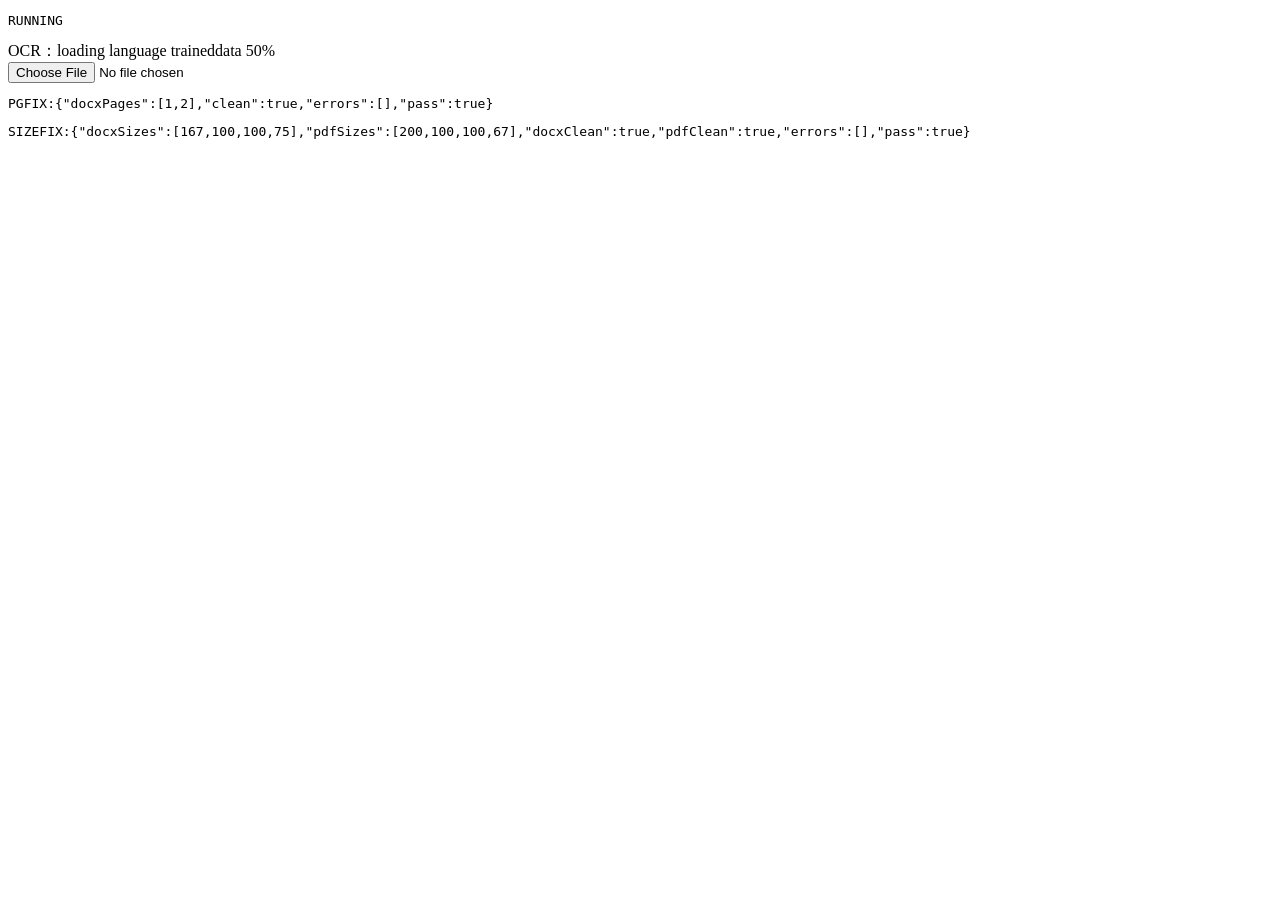
<file: tests/import-test.html>
<!doctype html><html><head><meta charset="utf-8"></head><body>
<pre id="out">RUNNING</pre>
<div id="importStatus" hidden></div><div id="importHint"></div><input id="fileInput" type="file">
<script src="../vendor/jspdf.umd.min.js"></script>
<script src="../vendor/mammoth.browser.min.js"></script>
<script src="../vendor/pdf.min.js"></script>
<script src="../vendor/tesseract.min.js"></script>
<script src="../js/prng.js"></script>
<script src="../js/parser.js"></script>
<script src="../js/importers.js"></script>
<script src="import-test.js"></script>
</body></html>
</file>
<file: css/style.css>
/* hidden 属性优先：作者样式里的 display 会覆盖 UA 的 display:none */
[hidden]{display:none !important;}

/* ============================================================
   InkFlow 墨流 · 设计系统
   原则：语义化、可访问对比度、键盘可达、尊重 reduced-motion
   ============================================================ */
:root{
  --bg:#f5f6f8;
  --bg-deep:#e8ebf0;
  --surface:#ffffff;
  --surface-2:#fbfcfd;
  --surface-3:#f2f4f8;
  --border:#e2e6ec;
  --border-strong:#cdd4de;
  --text:#161a20;
  --text-2:#4b5563;
  --text-3:#8b95a5;
  --accent:#3b5bdb;
  --accent-hover:#2f4bc4;
  --accent-soft:#eef1fd;
  --ok:#0f8a5f;
  --ok-soft:#e7f6ef;
  --warn:#b45309;
  --warn-soft:#fdf3e3;
  --danger:#c0392b;
  --shadow-sm:0 1px 2px rgba(16,24,40,.06),0 1px 3px rgba(16,24,40,.04);
  --shadow-md:0 4px 12px rgba(16,24,40,.08),0 2px 4px rgba(16,24,40,.04);
  --shadow-lg:0 12px 32px rgba(16,24,40,.12),0 4px 8px rgba(16,24,40,.05);
  --r-sm:6px; --r-md:10px; --r-lg:14px; --r-xl:20px;
  --font-ui:-apple-system,BlinkMacSystemFont,"Segoe UI","PingFang SC","Microsoft YaHei",system-ui,sans-serif;
  --font-mono:"SFMono-Regular",Consolas,"Liberation Mono",Menlo,monospace;
  --dur:.18s;
}
@media (prefers-reduced-motion:reduce){
  *{animation-duration:.01ms !important;animation-iteration-count:1 !important;transition-duration:.01ms !important;}
}
*,*::before,*::after{box-sizing:border-box;}
html,body{height:100%;}
body{
  margin:0;background:var(--bg);color:var(--text);
  font-family:var(--font-ui);font-size:14px;line-height:1.5;
  -webkit-font-smoothing:antialiased;
}
button,input,select,textarea{font:inherit;color:inherit;}
:focus-visible{outline:2px solid var(--accent);outline-offset:2px;border-radius:4px;}
h1,h2,h3,p{margin:0;}
::selection{background:var(--accent-soft);}

/* ---------- 布局 ---------- */
.app{display:grid;grid-template-rows:auto 1fr;height:100vh;overflow:hidden;}
.topbar{
  display:flex;align-items:center;gap:16px;
  padding:10px 18px;background:var(--surface);border-bottom:1px solid var(--border);
  box-shadow:var(--shadow-sm);z-index:20;
}
.brand{display:flex;align-items:center;gap:10px;font-weight:650;letter-spacing:-.01em;}
.brand .logo{
  width:30px;height:30px;border-radius:9px;flex:none;
  background:linear-gradient(135deg,var(--accent),#6d8bff);
  display:grid;place-items:center;color:#fff;font-size:16px;
  box-shadow:0 2px 8px rgba(59,91,219,.32);
}
.brand small{display:block;font-weight:400;font-size:11px;color:var(--text-3);letter-spacing:.02em;}
.badges{display:flex;gap:8px;margin-left:auto;align-items:center;flex-wrap:wrap;}
.badge{
  display:inline-flex;align-items:center;gap:6px;font-size:11.5px;font-weight:550;
  padding:4px 10px;border-radius:999px;border:1px solid transparent;white-space:nowrap;
}
.badge.ok{background:var(--ok-soft);color:var(--ok);border-color:#c7e9d9;}
.badge.neutral{background:var(--bg-deep);color:var(--text-2);border-color:var(--border-strong);}
.badge.warn{background:var(--warn-soft);color:var(--warn);border-color:#f0dcb8;}
.dot{width:6px;height:6px;border-radius:50%;background:currentColor;flex:none;}

.main{display:grid;grid-template-columns:minmax(300px,1fr) 296px minmax(420px,1.35fr);grid-template-rows:minmax(0,1fr);overflow:hidden;}
@media (max-width:1180px){ .main{grid-template-columns:minmax(280px,1fr) 272px;} .preview-col{grid-column:1/-1;} }
/* 窄屏：三栏改单栏堆叠，每栏给一个确定高度，避免 flex:1 在自动行高下塌成 0 */
@media (max-width:820px){
  .main{grid-template-columns:1fr;grid-template-rows:none;overflow:auto;}
  .col{max-height:none!important;height:min(82vh,760px);}
  .preview-col{height:auto;min-height:62vh;}
}

.col{display:flex;flex-direction:column;overflow:hidden;background:var(--surface);}
.col + .col{border-left:1px solid var(--border);}
@media (max-width:820px){ .col + .col{border-left:none;border-top:1px solid var(--border);} }
.col-head{
  display:flex;align-items:center;gap:8px;padding:11px 14px;
  border-bottom:1px solid var(--border);background:var(--surface-2);flex:none;
}
.col-head h2{font-size:12px;font-weight:650;text-transform:uppercase;letter-spacing:.07em;color:var(--text-3);}
.col-body{overflow-y:auto;padding:14px;flex:1;}
.col-body.tight{padding:10px;}

/* ---------- 文档信息（原编辑器位置，只读） ---------- */
.doc-info{
  display:flex;align-items:center;gap:8px;padding:8px 12px;flex:none;
  border-top:1px solid var(--border);background:var(--surface-2);font-size:11.5px;color:var(--text-3);
  flex-wrap:wrap;
}
.doc-info .spacer{margin-left:auto;}
.doc-info-hint{color:var(--text-3);}

/* ---------- 控件 ---------- */
.field{margin-bottom:14px;}
.field > label,.field-label{
  display:flex;align-items:center;justify-content:space-between;gap:8px;
  font-size:12px;font-weight:600;color:var(--text-2);margin-bottom:6px;
}
.field-label output{font-weight:600;color:var(--accent);font-variant-numeric:tabular-nums;font-size:11.5px;}
select,input[type=text],input[type=number]{
  width:100%;padding:8px 10px;border:1px solid var(--border-strong);
  border-radius:var(--r-sm);background:var(--surface);transition:border-color var(--dur),box-shadow var(--dur);
}
select:hover,input:hover{border-color:#b9c2d0;}
select:focus,input:focus{border-color:var(--accent);box-shadow:0 0 0 3px var(--accent-soft);outline:none;}
input[type=range]{
  -webkit-appearance:none;appearance:none;width:100%;height:20px;background:transparent;cursor:pointer;
}
input[type=range]::-webkit-slider-runnable-track{height:4px;border-radius:2px;background:var(--border-strong);}
input[type=range]::-webkit-slider-thumb{
  -webkit-appearance:none;width:16px;height:16px;border-radius:50%;background:var(--surface);
  border:2px solid var(--accent);margin-top:-6px;box-shadow:var(--shadow-sm);transition:transform var(--dur);
}
input[type=range]::-webkit-slider-thumb:hover{transform:scale(1.14);}
input[type=range]::-moz-range-track{height:4px;border-radius:2px;background:var(--border-strong);}
input[type=range]::-moz-range-thumb{width:14px;height:14px;border:2px solid var(--accent);background:#fff;border-radius:50%;}
input[type=color]{
  width:100%;height:34px;padding:2px;border:1px solid var(--border-strong);border-radius:var(--r-sm);
  background:var(--surface);cursor:pointer;
}
.checkline{display:flex;align-items:center;gap:8px;font-size:12.5px;color:var(--text-2);margin-bottom:8px;cursor:pointer;}
.checkline input{width:15px;height:15px;accent-color:var(--accent);cursor:pointer;}

/* ---------- 按钮 ---------- */
.btn{
  display:inline-flex;align-items:center;justify-content:center;gap:6px;
  padding:8px 13px;border-radius:var(--r-sm);border:1px solid var(--border-strong);
  background:var(--surface);color:var(--text);font-size:12.5px;font-weight:550;cursor:pointer;
  transition:background var(--dur),border-color var(--dur),transform var(--dur),box-shadow var(--dur);
  white-space:nowrap;
}
.btn:hover{background:var(--surface-2);border-color:#b9c2d0;}
.btn:active{transform:translateY(1px);}
.btn:disabled{opacity:.5;cursor:not-allowed;transform:none;}
.btn.primary{background:var(--accent);border-color:var(--accent);color:#fff;box-shadow:0 1px 3px rgba(59,91,219,.3);}
.btn.primary:hover{background:var(--accent-hover);border-color:var(--accent-hover);}
.btn.ghost{border-color:transparent;background:transparent;color:var(--text-2);}
.btn.ghost:hover{background:var(--bg-deep);}
.btn.sm{padding:5px 9px;font-size:11.5px;}
.btn-row{display:flex;gap:8px;flex-wrap:wrap;}

/* ---------- 预览 ---------- */
.preview-col{background:var(--bg-deep);}
.head-actions{display:flex;align-items:center;gap:8px;}
.preview-stage{
  flex:1;min-height:0;overflow:auto;padding:26px 22px;
  display:flex;justify-content:center;align-items:flex-start;
  background:
    radial-gradient(circle at 1px 1px,rgba(16,24,40,.05) 1px,transparent 0) 0 0/22px 22px,
    var(--bg-deep);
}
#preview{display:block;max-width:100%;height:auto;background:#fff;border-radius:var(--r-sm);
  box-shadow:var(--shadow-lg),0 0 0 1px rgba(16,24,40,.05);}
.preview-empty{
  flex:1;display:grid;place-items:center;align-content:center;gap:6px;
  color:var(--text-3);text-align:center;padding:40px;
}
.pe-ico{font-size:34px;line-height:1;opacity:.85;}
.pe-title{font-size:14px;font-weight:650;color:var(--text-2);}
.pe-sub{font-size:12.5px;max-width:34ch;line-height:1.6;}
.pe-hint{font-size:11.5px;margin-top:2px;}
.pe-hint code{background:var(--surface);padding:1px 5px;border-radius:4px;border:1px solid var(--border);font-family:var(--font-mono);font-size:11px;color:var(--text-2);}
.preview-foot{
  display:flex;align-items:center;gap:8px;flex-wrap:wrap;flex:none;
  padding:10px 14px;border-top:1px solid var(--border);background:var(--surface-2);
}
.preview-foot .spacer{margin-left:auto;}
.pager{display:flex;align-items:center;gap:4px;}
.page-ind{font-size:12px;font-variant-numeric:tabular-nums;color:var(--text-2);min-width:56px;text-align:center;}
.icon-btn{
  appearance:none;width:28px;height:28px;border-radius:var(--r-sm);
  border:1px solid var(--border-strong);background:var(--surface);color:var(--text-2);
  font-size:16px;line-height:1;cursor:pointer;
  display:inline-flex;align-items:center;justify-content:center;
  transition:background var(--dur),border-color var(--dur),color var(--dur);
}
.icon-btn:hover:not(:disabled){background:var(--accent-soft);border-color:var(--accent);color:var(--accent);}
.icon-btn:disabled{opacity:.4;cursor:not-allowed;}

/* ---------- 统计 ---------- */
.stats{display:grid;grid-template-columns:repeat(2,1fr);gap:8px;}
.stat{background:var(--surface-2);border:1px solid var(--border);border-radius:var(--r-sm);padding:8px 10px;}
.stat b{display:block;font-size:15px;font-variant-numeric:tabular-nums;letter-spacing:-.01em;}
.stat span{font-size:10.5px;color:var(--text-3);text-transform:uppercase;letter-spacing:.05em;}

/* ---------- Toast ---------- */
#toasts{position:fixed;bottom:18px;left:50%;transform:translateX(-50%);display:flex;flex-direction:column;gap:8px;z-index:100;align-items:center;}
.toast{
  padding:9px 15px;border-radius:999px;background:#161a20;color:#fff;font-size:12.5px;
  box-shadow:var(--shadow-lg);animation:rise .22s ease-out;max-width:88vw;
}
.toast.ok{background:var(--ok);} .toast.err{background:var(--danger);} .toast.warn{background:var(--warn);}
@keyframes rise{from{opacity:0;transform:translateY(8px);}to{opacity:1;transform:none;}}

/* ---------- 对话框 ---------- */
dialog{
  border:none;border-radius:var(--r-lg);padding:0;box-shadow:var(--shadow-lg);
  max-width:min(560px,92vw);width:100%;background:var(--surface);
}
dialog::backdrop{background:rgba(16,24,40,.45);backdrop-filter:blur(2px);}
.dlg-head{padding:16px 20px;border-bottom:1px solid var(--border);font-weight:650;}
.dlg-body{padding:18px 20px;max-height:62vh;overflow:auto;}
.dlg-foot{padding:13px 20px;border-top:1px solid var(--border);display:flex;justify-content:flex-end;gap:8px;background:var(--surface-2);}
.hint{font-size:11.5px;color:var(--text-3);margin-top:5px;line-height:1.45;}
.hint code{background:var(--bg-deep);padding:1px 4px;border-radius:3px;font-family:var(--font-mono);font-size:11px;}
.sr-only{position:absolute;width:1px;height:1px;padding:0;margin:-1px;overflow:hidden;clip:rect(0,0,0,0);white-space:nowrap;border:0;}
.divider{height:1px;background:var(--border);margin:14px 0;}
details.adv summary{cursor:pointer;font-size:12px;font-weight:600;color:var(--text-2);padding:6px 0;list-style:none;display:flex;align-items:center;gap:6px;}
details.adv summary::-webkit-details-marker{display:none;}
details.adv summary::before{content:"▸";transition:transform var(--dur);display:inline-block;}
details.adv[open] summary::before{transform:rotate(90deg);}

/* ---------- 文件输入 ---------- */
input[type=file]{
  width:100%;padding:7px 9px;border:1px dashed var(--border-strong);border-radius:var(--r-sm);
  background:var(--surface-2);font-size:11.5px;color:var(--text-2);cursor:pointer;
  transition:border-color var(--dur),background var(--dur);
}
input[type=file]:hover{border-color:var(--accent);background:var(--accent-soft);}
input[type=file]::file-selector-button{
  margin-right:9px;padding:4px 10px;border:1px solid var(--border-strong);border-radius:4px;
  background:var(--surface);color:var(--text);font-size:11.5px;font-weight:550;cursor:pointer;
}
input[type=file]::file-selector-button:hover{background:var(--bg-deep);}


/* ============================================================
   分段控件（语言 / 手写程度）—— 替代一长串滑杆
   ============================================================ */
.seg{
  display:grid;grid-auto-flow:column;grid-auto-columns:1fr;gap:4px;
  background:var(--bg-deep);border:1px solid var(--border);border-radius:var(--r-md);
  padding:4px;
}
.seg-btn{
  appearance:none;border:0;background:transparent;color:var(--text-2);
  font:inherit;font-size:13px;font-weight:600;padding:7px 6px;border-radius:calc(var(--r-md) - 4px);
  cursor:pointer;transition:background var(--dur),color var(--dur),box-shadow var(--dur);
  white-space:nowrap;
}
.seg-btn:hover{color:var(--text);background:rgba(255,255,255,.7);}
.seg-btn[aria-pressed="true"]{
  background:var(--surface);color:var(--accent);
  box-shadow:var(--shadow-sm);
}
.seg-btn:focus-visible{outline:2px solid var(--accent);outline-offset:1px;}

/* ============================================================
   导入工具条
   ============================================================ */
.import-sep{width:1px;height:18px;background:var(--border-strong);margin:0 2px;}
.import-status{
  flex:none;margin:10px 12px 0;padding:8px 11px;border-radius:var(--r-sm);
  background:var(--accent-soft);color:var(--accent);font-size:12.5px;
  border:1px solid rgba(59,91,219,.18);
}
.import-status.ok{background:var(--ok-soft);color:var(--ok);border-color:rgba(15,138,95,.2);}
.import-status.warn{background:var(--warn-soft);color:var(--warn);border-color:rgba(180,83,9,.2);}
.import-status.busy{background:var(--accent-soft);color:var(--accent);}

/* 拖拽高亮 */
#dropzone.over{outline:2px dashed var(--accent);outline-offset:-6px;border-radius:var(--r-lg);}

/* ============================================================
   生成按钮 + 自动开关
   ============================================================ */
#regenerate{position:relative;font-weight:600;}
#regenerate .regen-dot{
  display:inline-block;width:7px;height:7px;border-radius:50%;
  background:var(--text-3);margin-right:6px;vertical-align:1px;
  transition:background var(--dur),box-shadow var(--dur);
}
#regenerate.is-dirty .regen-dot{
  background:var(--warn);
  box-shadow:0 0 0 3px var(--warn-soft);
}
#regenerate.is-dirty{
  border-color:var(--warn);
  color:var(--warn);
  background:var(--warn-soft);
}
.auto-toggle{
  display:inline-flex;align-items:center;gap:5px;
  font-size:12.5px;color:var(--text-2);white-space:nowrap;
  padding:0 6px;user-select:none;cursor:pointer;
}
.auto-toggle input{accent-color:var(--accent);cursor:pointer;margin:0;}
.auto-toggle:hover{color:var(--text);}

/* ============================================================
   文字样式工具条（字色 / 缩放；B/I/U 已随编辑器移除）
   ============================================================ */
.fmt-color,.fmt-slider{
  display:inline-flex;align-items:center;gap:5px;white-space:nowrap;
  font-size:12px;color:var(--text-2);cursor:pointer;user-select:none;
}
.fmt-color input[type=color]{
  width:26px;height:26px;padding:0;border:1px solid var(--border-strong);
  border-radius:var(--r-sm);background:none;cursor:pointer;
}
.fmt-slider input[type=range]{width:72px;}
.fmt-slider output{
  font-variant-numeric:tabular-nums;color:var(--text-3);min-width:40px;
  font-size:11.5px;
}

/* ============================================================
   模式切换 + 批量队列
   ============================================================ */
/* 左栏：WPS 式工具栏（两行分组，窄栏也不溢出） */
.input-toolbar{
  display:flex;flex-direction:column;gap:7px;
  padding:8px 12px;border-bottom:1px solid var(--border);background:var(--surface-2);
  max-width:100%;overflow:hidden;
}
.tb-row{display:flex;align-items:center;gap:7px;flex-wrap:wrap;min-width:0;}
.input-toolbar .seg{flex:none;background:var(--bg-deep);}
.tool-group{display:flex;align-items:center;gap:4px;min-width:0;flex:0 0 auto;}
.tool-group[hidden]{display:none !important;}
.tool-sep{width:1px;height:18px;background:var(--border-strong);margin:0 2px;flex:none;}
/* 文档列表：标题行（标题 + 计数 + 继续添加） */
.import-view .queue-panel{margin-top:0;}
.queue-head{display:flex;align-items:center;gap:8px;flex-wrap:wrap;}
.queue-head-title{font-size:12.5px;font-weight:650;color:var(--text);}
.queue-head-hint{font-size:11px;color:var(--text-3);}
.queue-head-hint b{color:var(--accent);font-weight:700;}
.queue-add{margin-left:auto;flex:0 0 auto;}
.drop-hint{
  font-size:11.5px;color:var(--text-3);text-align:center;padding:7px 10px;
  border:1px dashed var(--border-strong);border-radius:var(--r-md);background:var(--surface-2);
  transition:color var(--dur),border-color var(--dur),background var(--dur);
}
#dropzone.over .drop-hint{color:var(--accent);border-color:var(--accent);background:var(--accent-soft);}
.tool-size{display:inline-flex;align-items:center;gap:4px;color:var(--text-2);font-size:12px;cursor:pointer;}
.tool-size-ico{font-weight:700;font-size:13px;}
/* 字体下拉（WPS 式工具栏内联）：每项带「中文 / 英文」标签，随行宽自适应 */
.font-field{display:inline-flex;align-items:center;gap:4px;flex:1 1 132px;min-width:0;}
.font-field[hidden]{display:none !important;}
.font-lbl{flex:0 0 auto;font-size:11.5px;color:var(--text-3);white-space:nowrap;}
.font-select{
  flex:1 1 0;min-width:0;max-width:100%;
  padding:5px 8px;border:1px solid var(--border-strong);
  border-radius:var(--r-sm);background:var(--surface);font-size:12.5px;color:var(--text);
  cursor:pointer;text-overflow:ellipsis;
}
.font-select:hover{border-color:#b9c2d0;}
.tb-row .tool-size{flex:0 0 auto;}
/* 字号：数字输入框 + 单位 */
.font-size-input{
  width:52px;padding:5px 6px;border:1px solid var(--border-strong);border-radius:var(--r-sm);
  background:var(--surface);font-size:12.5px;text-align:center;font-variant-numeric:tabular-nums;
}
.font-size-input:hover{border-color:#b9c2d0;}
.tool-size-unit{color:var(--text-3);font-size:11.5px;}
/* 「按原文大小」开关：内联在工具栏第二行 */
.sfs-toggle{margin-bottom:0;white-space:nowrap;}
/* 导入页：一整块可点击 / 可拖拽的面板 */
.import-view{flex:1;min-height:0;overflow:auto;padding:16px 14px;}
.import-view[hidden]{display:none !important;}
.dropzone-card{
  display:flex;flex-direction:column;align-items:center;gap:8px;text-align:center;
  padding:30px 20px 26px;border:1.5px dashed var(--border-strong);border-radius:var(--r-lg);
  background:var(--surface-2);cursor:pointer;
  transition:border-color var(--dur),background var(--dur),box-shadow var(--dur),transform var(--dur);
}
.dropzone-card:hover{border-color:var(--accent);background:var(--accent-soft);}
.dropzone-card[hidden]{display:none !important;}
.dropzone-card:focus-visible{outline:2px solid var(--accent);outline-offset:2px;}
.dropzone-ico{
  width:52px;height:52px;border-radius:16px;display:grid;place-items:center;
  font-size:28px;color:var(--accent);background:var(--accent-soft);
  border:1px solid rgba(59,91,219,.22);
}
.dropzone-card:hover .dropzone-ico{transform:scale(1.04);}
.dropzone-title{font-size:14px;font-weight:650;color:var(--text);margin-top:4px;}
.dropzone-sub{font-size:11.5px;color:var(--text-3);line-height:1.5;max-width:30ch;}
.dropzone-btn{margin-top:6px;width:100%;max-width:220px;padding:10px 14px;font-size:13px;}
.dropzone-actions{display:flex;align-items:center;gap:8px;margin-top:4px;font-size:12px;color:var(--text-3);}
.link-btn{appearance:none;border:0;background:none;color:var(--accent);font:inherit;font-size:12px;font-weight:600;cursor:pointer;padding:2px 2px;border-radius:4px;}
.link-btn:hover{text-decoration:underline;}
.dot-sep{color:var(--border-strong);}
/* 拖拽光效反馈：整块左栏脉冲发光 + 卡片/列表描边高亮 */
#dropzone.over{border-radius:var(--r-lg);}
#dropzone.dragging{animation:drop-glow 1.4s ease-in-out infinite;}
@keyframes drop-glow{
  0%,100%{box-shadow:inset 0 0 0 2px rgba(59,91,219,.26), inset 0 0 22px rgba(59,91,219,.10);}
  50%{box-shadow:inset 0 0 0 2px rgba(59,91,219,.55), inset 0 0 42px rgba(59,91,219,.22);}
}
#dropzone.over .dropzone-card{
  outline:2px dashed var(--accent);outline-offset:-6px;border-radius:var(--r-lg);
  border-color:var(--accent);background:var(--accent-soft);
  box-shadow:0 0 0 4px rgba(59,91,219,.12), 0 0 30px rgba(59,91,219,.35);
  transform:scale(1.012);
}
#dropzone.over .queue-panel{
  border-radius:var(--r-lg);
  box-shadow:0 0 0 2px rgba(59,91,219,.35), 0 0 26px rgba(59,91,219,.25);
}
/* 编辑视图 / 队列：互斥 */
.edit-view{display:flex;flex-direction:column;flex:1;min-height:0;overflow:hidden;padding:10px 10px 0;}
.edit-view[hidden]{display:none !important;}
.queue-panel{display:flex;flex-direction:column;gap:8px;flex:1 1 auto;min-height:0;}
.queue-panel[hidden]{display:none !important;}
.queue-bar{display:flex;flex-wrap:wrap;align-items:center;gap:8px;}
.queue-progress{display:flex;flex-direction:column;gap:5px;}
.qbar{height:6px;border-radius:3px;background:var(--bg-deep);overflow:hidden;}
.qbar>span{display:block;height:100%;width:0;background:var(--accent);transition:width .2s;}
.qhint{font-size:12px;color:var(--text-2);}
.queue-list{
  list-style:none;margin:0;padding:0;overflow-y:auto;flex:1 1 auto;min-height:80px;
  border:1px solid var(--border);border-radius:var(--r-md);background:var(--surface-2);
}
.queue-list li{
  display:flex;align-items:center;gap:9px;padding:8px 10px;
  border-bottom:1px solid var(--border);cursor:pointer;
}
.queue-list li:last-child{border-bottom:none;}
.queue-list li:hover{background:var(--bg-deep);}
.queue-list li.active{background:var(--accent-soft);}
.queue-list li input[type=checkbox]{margin:0;accent-color:var(--accent);cursor:pointer;}
.q-name{flex:1;min-width:0;overflow:hidden;text-overflow:ellipsis;white-space:nowrap;font-size:13px;}
.q-kind{font-size:11px;color:var(--text-3);text-transform:uppercase;}
.q-status{font-size:12px;white-space:nowrap;font-variant-numeric:tabular-nums;}
.q-status.done{color:var(--ok);}
.q-status.rendering{color:var(--accent);}
.q-status.pending{color:var(--text-3);}
.q-status.error{color:var(--danger);}
.q-del{appearance:none;border:0;background:transparent;color:var(--text-3);cursor:pointer;font-size:15px;padding:0 3px;line-height:1;}
.q-del:hover{color:var(--danger);}
</file>
